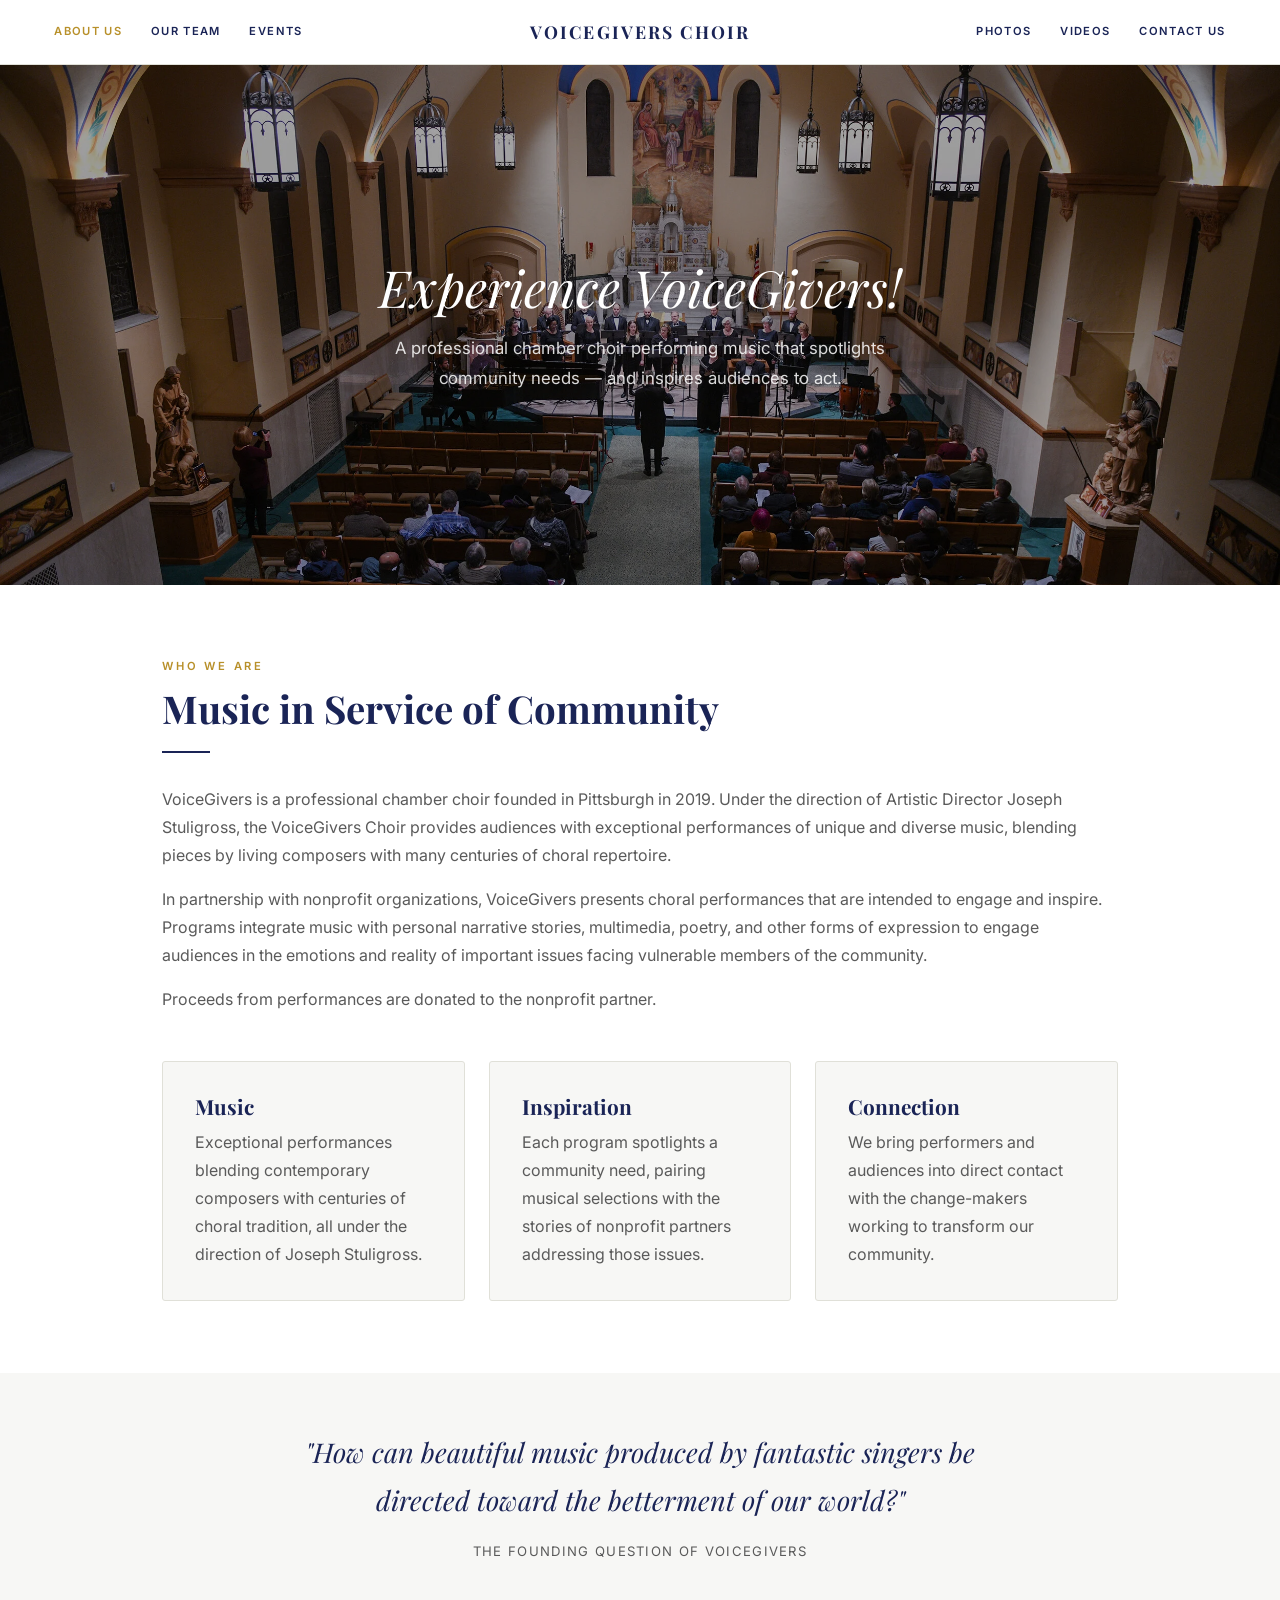
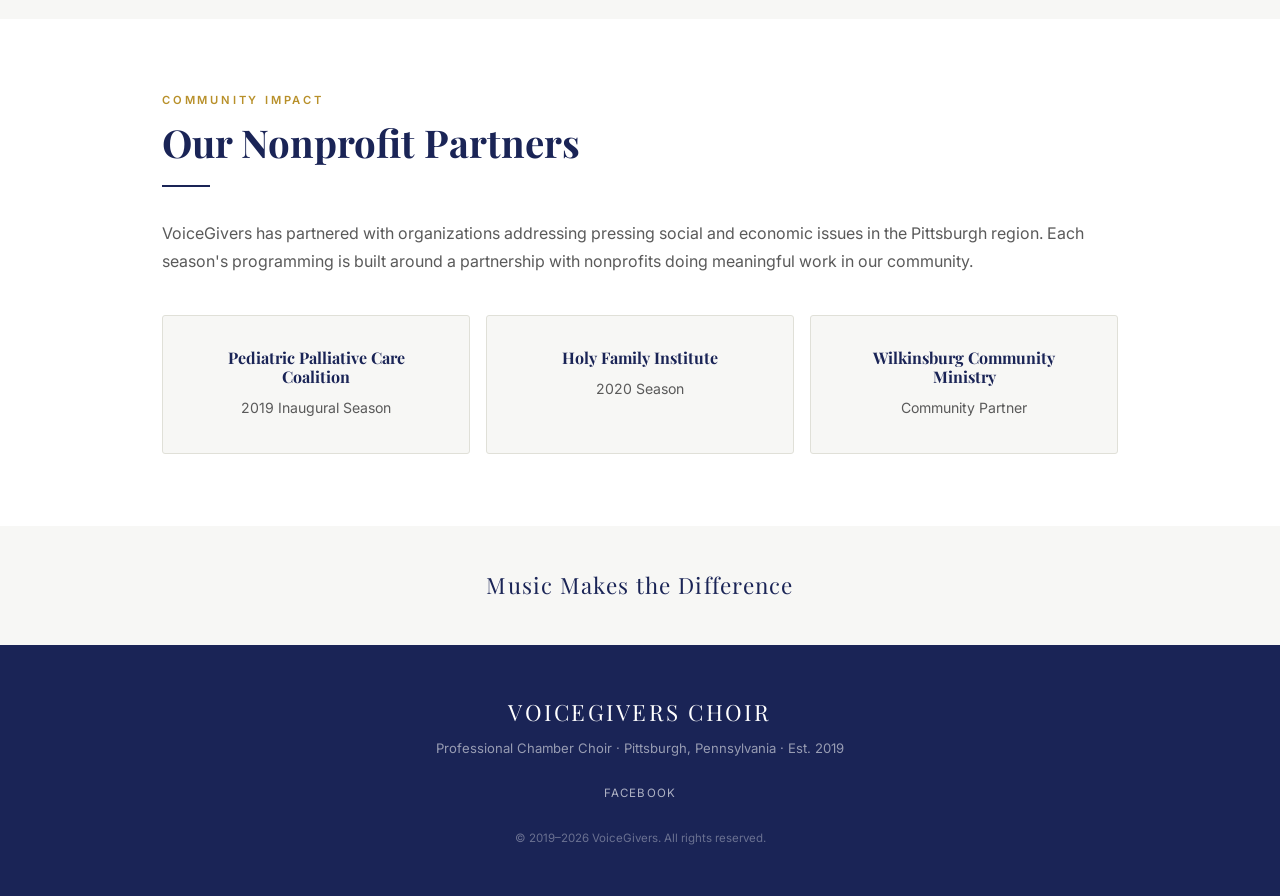
<file: index.html>
<!DOCTYPE html>
<html lang="en">
<head>
  <meta charset="UTF-8">
  <meta name="viewport" content="width=device-width, initial-scale=1.0">
  <title>VoiceGivers Choir | Pittsburgh, PA</title>
  <meta name="description" content="VoiceGivers is a professional chamber choir based in Pittsburgh, Pennsylvania, performing choral music that spotlights social and economic issues and inspires audiences to act.">
  <link rel="preconnect" href="https://fonts.googleapis.com">
  <link rel="preconnect" href="https://fonts.gstatic.com" crossorigin>
  <link href="https://fonts.googleapis.com/css2?family=Playfair+Display:ital,wght@0,400;0,600;0,700;1,400&family=Inter:wght@300;400;500;600&display=swap" rel="stylesheet">
  <link rel="stylesheet" href="style.css">
    <script type="text/javascript">
        (function(c,l,a,r,i,t,y){
            c[a]=c[a]||function(){(c[a].q=c[a].q||[]).push(arguments)};
            t=l.createElement(r);t.async=1;t.src="https://www.clarity.ms/tag/"+i;
            y=l.getElementsByTagName(r)[0];y.parentNode.insertBefore(t,y);
        })(window, document, "clarity", "script", "x5iryuxktu");
    </script>
</head>
<body>

  <!-- ── NAVIGATION ── -->
  <nav>
    <div class="nav-inner">
      <ul class="nav-left">
        <li><a href="index.html" class="active">About Us</a></li>
        <li><a href="team.html">Our Team</a></li>
        <li><a href="events.html">Events</a></li>
      </ul>
      <a href="index.html" class="nav-logo">VoiceGivers Choir</a>
      <ul class="nav-right">
        <li><a href="photos.html">Photos</a></li>
        <li><a href="videos.html">Videos</a></li>
        <li><a href="contact.html">Contact Us</a></li>
      </ul>
    </div>
  </nav>


  <!-- ── HERO ── -->
  <div class="hero">
    <div class="hero-bg"></div>
    <div class="hero-content">
      <h1>Experience VoiceGivers!</h1>
      <p>A professional chamber choir performing music that spotlights community needs — and inspires audiences to act.</p>
    </div>
  </div>


  <!-- ── ABOUT ── -->
  <section>
    <div class="container">
      <p class="section-label">Who We Are</p>
      <h2>Music in Service of Community</h2>
      <div class="navy-rule"></div>
      <p>VoiceGivers is a professional chamber choir founded in Pittsburgh in 2019. Under the direction of Artistic Director Joseph Stuligross, the VoiceGivers Choir provides audiences with exceptional performances of unique and diverse music, blending pieces by living composers with many centuries of choral repertoire.</p>
      <p class="mt-1">In partnership with nonprofit organizations, VoiceGivers presents choral performances that are intended to engage and inspire. Programs integrate music with personal narrative stories, multimedia, poetry, and other forms of expression to engage audiences in the emotions and reality of important issues facing vulnerable members of the community.</p>
      <p class="mt-1">Proceeds from performances are donated to the nonprofit partner.</p>

      <div style="display:grid; grid-template-columns: repeat(auto-fit, minmax(260px, 1fr)); gap: 1.5rem; margin-top: 3rem;">

        <div class="card">
          <h3>Music</h3>
          <p>Exceptional performances blending contemporary composers with centuries of choral tradition, all under the direction of Joseph Stuligross.</p>
        </div>

        <div class="card">
          <h3>Inspiration</h3>
          <p>Each program spotlights a community need, pairing musical selections with the stories of nonprofit partners addressing those issues.</p>
        </div>

        <div class="card">
          <h3>Connection</h3>
          <p>We bring performers and audiences into direct contact with the change-makers working to transform our community.</p>
        </div>

      </div>
    </div>
  </section>


  <!-- ── FOUNDING QUESTION ── -->
  <section class="bg-alt" style="padding: 3.5rem 2rem; text-align: center;">
    <div class="container">
      <p style="font-family: 'Playfair Display', serif; font-size: clamp(1.2rem, 2.8vw, 1.7rem); font-style: italic; color: var(--navy); max-width: 720px; margin: 0 auto 1rem;">
        "How can beautiful music produced by fantastic singers be directed toward the betterment of our world?"
      </p>
      <p style="font-size: 0.82rem; letter-spacing: 0.1em; text-transform: uppercase; color: var(--text-light);">The founding question of VoiceGivers</p>
    </div>
  </section>


  <!-- ── NONPROFIT PARTNERS ── -->
  <section>
    <div class="container">
      <p class="section-label">Community Impact</p>
      <h2>Our Nonprofit Partners</h2>
      <div class="navy-rule"></div>
      <p>VoiceGivers has partnered with organizations addressing pressing social and economic issues in the Pittsburgh region. Each season's programming is built around a partnership with nonprofits doing meaningful work in our community.</p>

      <div style="display: grid; grid-template-columns: repeat(auto-fit, minmax(220px, 1fr)); gap: 1rem; margin-top: 2.5rem;">
        <div class="card" style="text-align: center;">
          <h3 style="font-size: 1rem;">Pediatric Palliative Care Coalition</h3>
          <p style="font-size: 0.88rem; margin-top: 0.4rem;">2019 Inaugural Season</p>
        </div>
        <div class="card" style="text-align: center;">
          <h3 style="font-size: 1rem;">Holy Family Institute</h3>
          <p style="font-size: 0.88rem; margin-top: 0.4rem;">2020 Season</p>
        </div>
        <div class="card" style="text-align: center;">
          <h3 style="font-size: 1rem;">Wilkinsburg Community Ministry</h3>
          <p style="font-size: 0.88rem; margin-top: 0.4rem;">Community Partner</p>
        </div>
      </div>
    </div>
  </section>


  <!-- ── MOTTO ── -->
  <section class="bg-alt" style="padding: 2.5rem 2rem; text-align:center;">
    <div class="container">
      <p style="font-family:'Playfair Display',serif; font-size:1.4rem; color:var(--navy); letter-spacing:0.05em;">
        Music Makes the Difference
      </p>
    </div>
  </section>


  <!-- ── FOOTER ── -->
  <footer>
    <div class="footer-logo">VoiceGivers Choir</div>
    <p class="footer-tagline">Professional Chamber Choir · Pittsburgh, Pennsylvania · Est. 2019</p>
    <div class="footer-social">
      <a href="https://www.facebook.com/VoiceGiversChoir" target="_blank" rel="noopener">Facebook</a>
    </div>
    <p class="footer-copy">© 2019–2026 VoiceGivers. All rights reserved.</p>
  </footer>

</body>
</html>
</file>
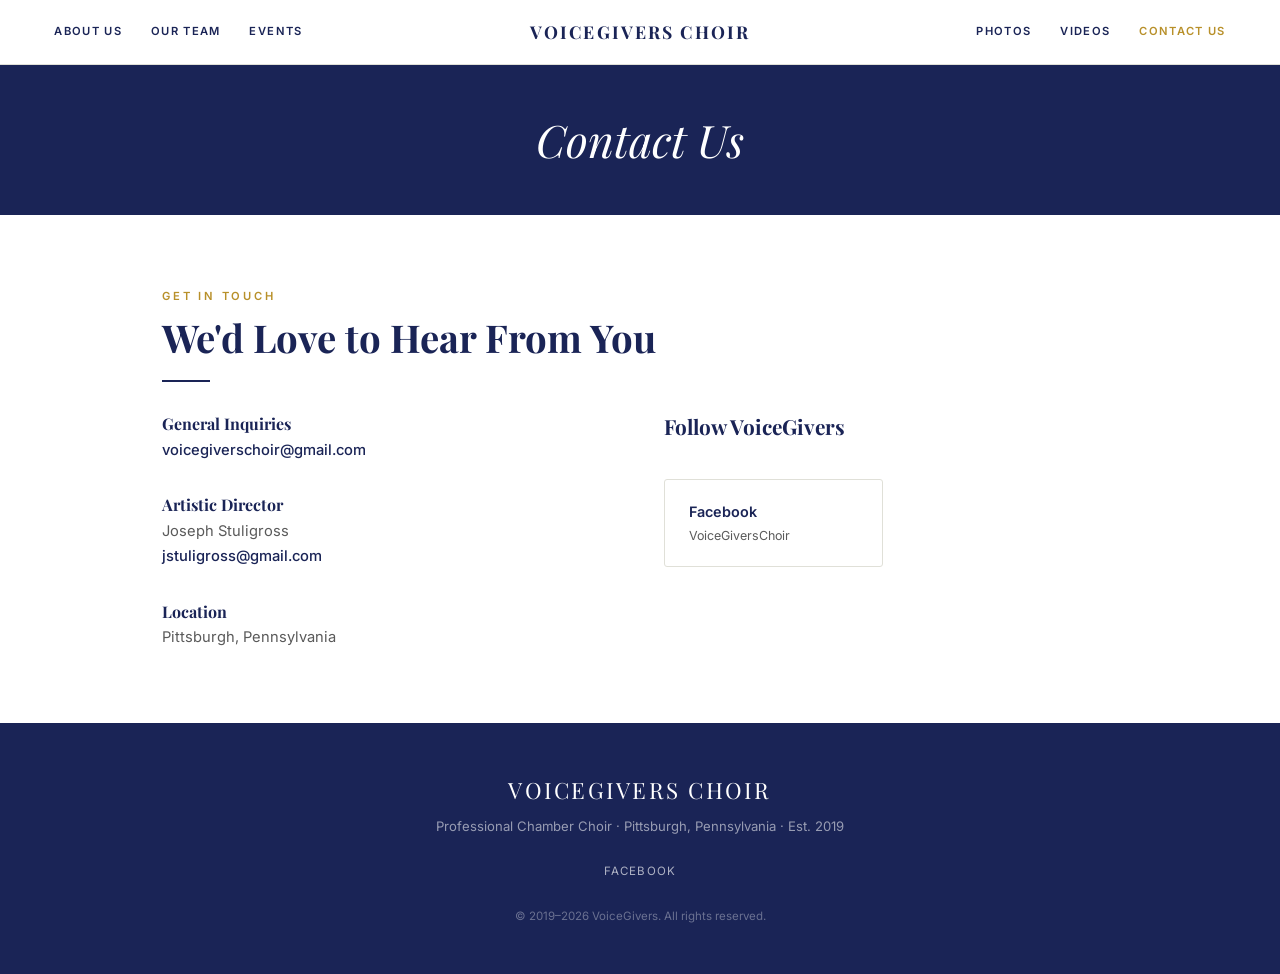
<file: contact.html>
<!DOCTYPE html>
<html lang="en">
<head>
  <meta charset="UTF-8">
  <meta name="viewport" content="width=device-width, initial-scale=1.0">
  <title>Contact Us — VoiceGivers Choir</title>
  <meta name="description" content="Contact VoiceGivers — a professional chamber choir in Pittsburgh, PA.">
  <link rel="preconnect" href="https://fonts.googleapis.com">
  <link rel="preconnect" href="https://fonts.gstatic.com" crossorigin>
  <link href="https://fonts.googleapis.com/css2?family=Playfair+Display:ital,wght@0,400;0,600;0,700;1,400&family=Inter:wght@300;400;500;600&display=swap" rel="stylesheet">
  <link rel="stylesheet" href="style.css">
  <style>
    .contact-grid {
      display: grid;
      grid-template-columns: 1fr 1fr;
      gap: 3rem;
      margin-top: 0;
    }

    .contact-block h3 {
      font-size: 1rem;
      color: var(--navy);
      margin-bottom: 0.25rem;
    }

    .contact-block p {
      font-size: 0.92rem;
    }

    .contact-block a {
      color: var(--navy);
      font-weight: 500;
    }

    .social-grid {
      display: grid;
      grid-template-columns: repeat(2, 1fr);
      gap: 1rem;
      margin-top: 2.5rem;
    }

    .social-card {
      border: 1px solid var(--border);
      border-radius: 3px;
      padding: 1.25rem 1.5rem;
      display: flex;
      align-items: center;
      gap: 0.75rem;
      text-decoration: none;
      color: var(--navy);
      transition: border-color 0.15s, box-shadow 0.15s;
    }

    .social-card:hover {
      border-color: var(--navy);
      box-shadow: 0 2px 10px rgba(26,36,86,0.1);
      text-decoration: none;
      color: var(--navy);
    }

    .social-name {
      font-weight: 600;
      font-size: 0.9rem;
    }

    .social-handle {
      font-size: 0.78rem;
      color: var(--text-light);
    }

    @media (max-width: 640px) {
      .contact-grid { grid-template-columns: 1fr; }
      .social-grid { grid-template-columns: 1fr; }
    }
  </style>
    <script type="text/javascript">
        (function(c,l,a,r,i,t,y){
            c[a]=c[a]||function(){(c[a].q=c[a].q||[]).push(arguments)};
            t=l.createElement(r);t.async=1;t.src="https://www.clarity.ms/tag/"+i;
            y=l.getElementsByTagName(r)[0];y.parentNode.insertBefore(t,y);
        })(window, document, "clarity", "script", "x5iryuxktu");
    </script>
</head>
<body>

  <!-- ── NAVIGATION ── -->
  <nav>
    <div class="nav-inner">
      <ul class="nav-left">
        <li><a href="index.html">About Us</a></li>
        <li><a href="team.html">Our Team</a></li>
        <li><a href="events.html">Events</a></li>
      </ul>
      <a href="index.html" class="nav-logo">VoiceGivers Choir</a>
      <ul class="nav-right">
        <li><a href="photos.html">Photos</a></li>
        <li><a href="videos.html">Videos</a></li>
        <li><a href="contact.html" class="active">Contact Us</a></li>
      </ul>
    </div>
  </nav>


  <!-- ── PAGE HERO ── -->
  <div class="page-hero">
    <h1>Contact Us</h1>
  </div>


  <!-- ── CONTACT ── -->
  <section>
    <div class="container">

      <p class="section-label">Get in Touch</p>
      <h2>We'd Love to Hear From You</h2>
      <div class="navy-rule"></div>

      <div class="contact-grid">

        <div>
          <div class="contact-block" style="margin-bottom: 2rem;">
            <h3>General Inquiries</h3>
            <p><a href="mailto:voicegiverschoir@gmail.com">voicegiverschoir@gmail.com</a></p>
          </div>

          <div class="contact-block" style="margin-bottom: 2rem;">
            <h3>Artistic Director</h3>
            <p>Joseph Stuligross</p>
            <p><a href="mailto:jstuligross@gmail.com">jstuligross@gmail.com</a></p>
          </div>

          <div class="contact-block">
            <h3>Location</h3>
            <p>Pittsburgh, Pennsylvania</p>
          </div>
        </div>

        <div>
          <h3 style="margin-bottom: 1rem;">Follow VoiceGivers</h3>

          <div class="social-grid">
            <a href="https://www.facebook.com/VoiceGiversChoir" class="social-card" target="_blank" rel="noopener">
              <div>
                <div class="social-name">Facebook</div>
                <div class="social-handle">VoiceGiversChoir</div>
              </div>
            </a>
          </div>
        </div>

      </div>

    </div>
  </section>


  <!-- ── FOOTER ── -->
  <footer>
    <div class="footer-logo">VoiceGivers Choir</div>
    <p class="footer-tagline">Professional Chamber Choir · Pittsburgh, Pennsylvania · Est. 2019</p>
    <div class="footer-social">
      <a href="https://www.facebook.com/VoiceGiversChoir" target="_blank" rel="noopener">Facebook</a>
    </div>
    <p class="footer-copy">© 2019–2026 VoiceGivers. All rights reserved.</p>
  </footer>

</body>
</html>
</file>
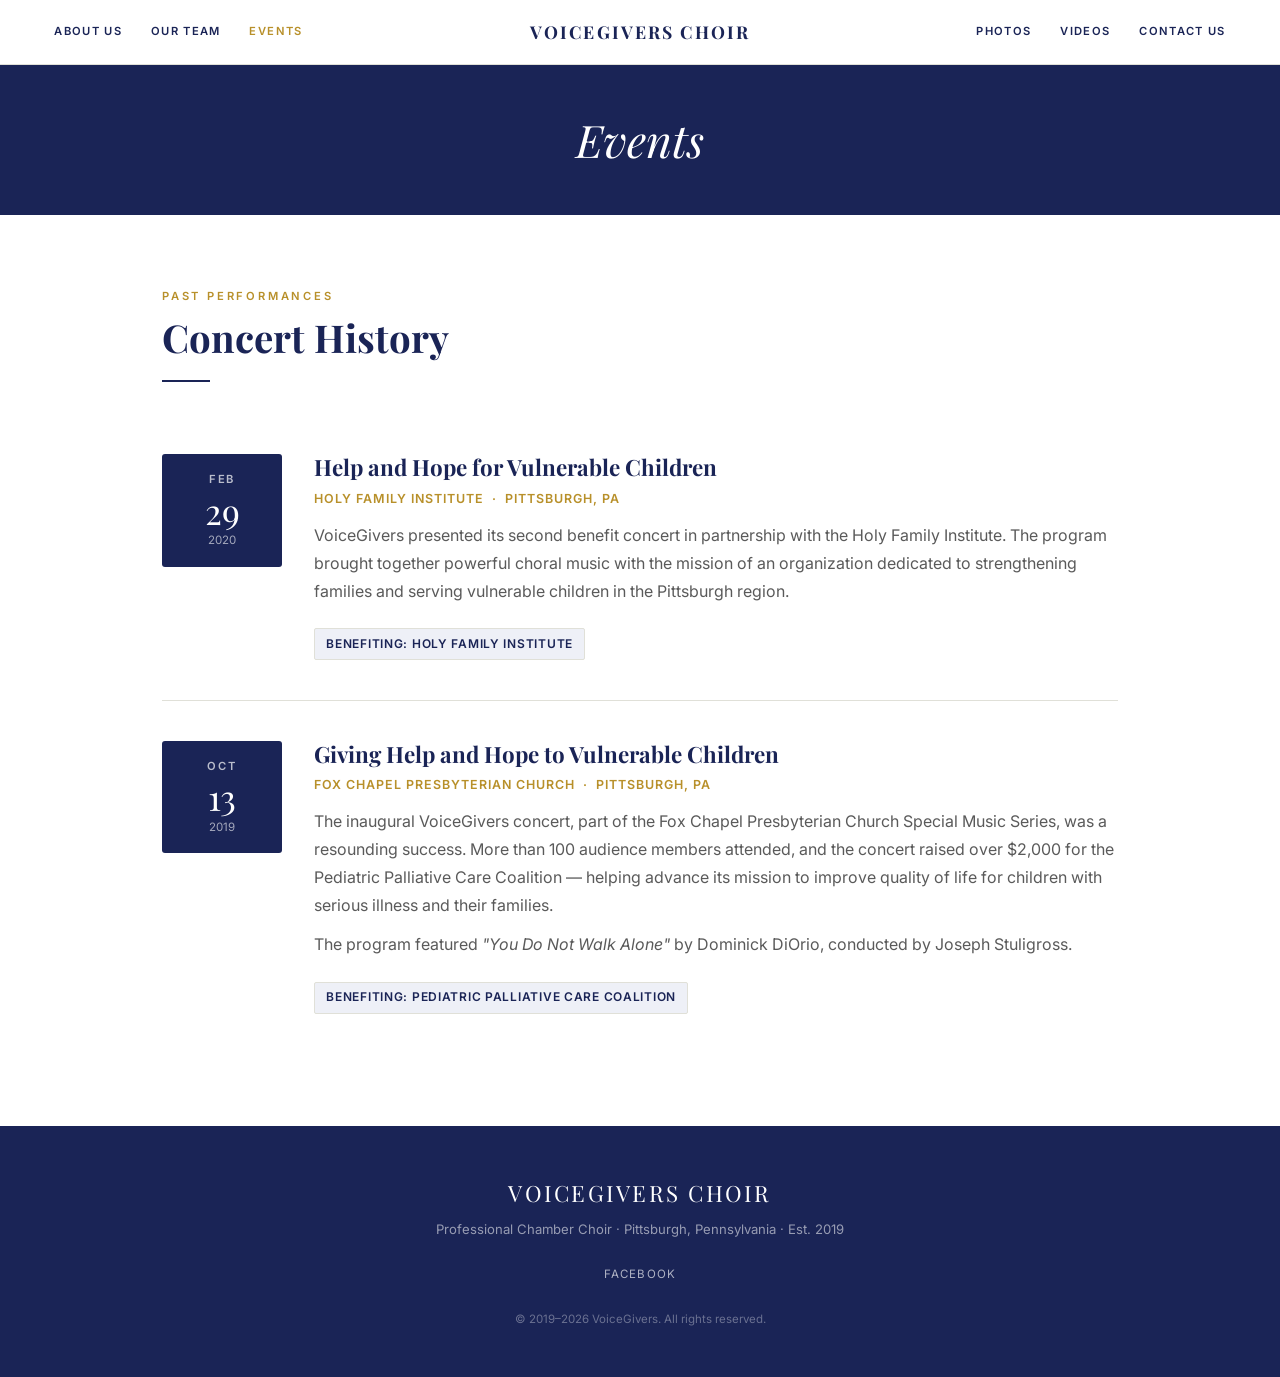
<file: events.html>
<!DOCTYPE html>
<html lang="en">
<head>
  <meta charset="UTF-8">
  <meta name="viewport" content="width=device-width, initial-scale=1.0">
  <title>Events — VoiceGivers Choir</title>
  <meta name="description" content="Past and upcoming performances by VoiceGivers, a professional chamber choir in Pittsburgh, PA.">
  <link rel="preconnect" href="https://fonts.googleapis.com">
  <link rel="preconnect" href="https://fonts.gstatic.com" crossorigin>
  <link href="https://fonts.googleapis.com/css2?family=Playfair+Display:ital,wght@0,400;0,600;0,700;1,400&family=Inter:wght@300;400;500;600&display=swap" rel="stylesheet">
  <link rel="stylesheet" href="style.css">
  <style>
    .event-card {
      display: grid;
      grid-template-columns: 120px 1fr;
      gap: 2rem;
      align-items: start;
      padding: 2.5rem 0;
      border-bottom: 1px solid var(--border);
    }

    .event-card:last-child { border-bottom: none; }

    .event-date-block {
      background: var(--navy);
      color: white;
      border-radius: 3px;
      padding: 1rem;
      text-align: center;
      flex-shrink: 0;
    }

    .event-month {
      font-size: 0.7rem;
      font-weight: 600;
      letter-spacing: 0.15em;
      text-transform: uppercase;
      color: rgba(255,255,255,0.7);
    }

    .event-day {
      font-family: 'Playfair Display', serif;
      font-size: 2.2rem;
      line-height: 1;
      margin: 0.2rem 0;
    }

    .event-year {
      font-size: 0.72rem;
      color: rgba(255,255,255,0.6);
    }

    .event-title {
      font-family: 'Playfair Display', serif;
      font-size: 1.4rem;
      color: var(--navy);
      margin-bottom: 0.4rem;
    }

    .event-meta {
      font-size: 0.78rem;
      font-weight: 600;
      letter-spacing: 0.08em;
      text-transform: uppercase;
      color: var(--gold);
      margin-bottom: 0.75rem;
    }

    .event-body p { margin-bottom: 0.7rem; }

    .event-partner {
      display: inline-block;
      margin-top: 0.75rem;
      font-size: 0.75rem;
      font-weight: 600;
      letter-spacing: 0.06em;
      text-transform: uppercase;
      color: var(--navy);
      background: var(--navy-pale);
      border: 1px solid var(--border);
      border-radius: 2px;
      padding: 0.3rem 0.7rem;
    }

    @media (max-width: 600px) {
      .event-card { grid-template-columns: 1fr; }
      .event-date-block { display: flex; gap: 0.75rem; align-items: center; justify-content: center; max-width: 200px; }
    }
  </style>
    <script type="text/javascript">
        (function(c,l,a,r,i,t,y){
            c[a]=c[a]||function(){(c[a].q=c[a].q||[]).push(arguments)};
            t=l.createElement(r);t.async=1;t.src="https://www.clarity.ms/tag/"+i;
            y=l.getElementsByTagName(r)[0];y.parentNode.insertBefore(t,y);
        })(window, document, "clarity", "script", "x5iryuxktu");
    </script>
</head>
<body>

  <!-- ── NAVIGATION ── -->
  <nav>
    <div class="nav-inner">
      <ul class="nav-left">
        <li><a href="index.html">About Us</a></li>
        <li><a href="team.html">Our Team</a></li>
        <li><a href="events.html" class="active">Events</a></li>
      </ul>
      <a href="index.html" class="nav-logo">VoiceGivers Choir</a>
      <ul class="nav-right">
        <li><a href="photos.html">Photos</a></li>
        <li><a href="videos.html">Videos</a></li>
        <li><a href="contact.html">Contact Us</a></li>
      </ul>
    </div>
  </nav>


  <!-- ── PAGE HERO ── -->
  <div class="page-hero">
    <h1>Events</h1>
  </div>


  <!-- ── EVENTS ── -->
  <section>
    <div class="container">

      <p class="section-label">Past Performances</p>
      <h2>Concert History</h2>
      <div class="navy-rule"></div>

      <!-- Event: Holy Family Institute, Feb 2020 -->
      <div class="event-card">
        <div class="event-date-block">
          <div class="event-month">Feb</div>
          <div class="event-day">29</div>
          <div class="event-year">2020</div>
        </div>
        <div class="event-body">
          <h3 class="event-title">Help and Hope for Vulnerable Children</h3>
          <p class="event-meta">Holy Family Institute &nbsp;·&nbsp; Pittsburgh, PA</p>
          <p>VoiceGivers presented its second benefit concert in partnership with the Holy Family Institute. The program brought together powerful choral music with the mission of an organization dedicated to strengthening families and serving vulnerable children in the Pittsburgh region.</p>
          <span class="event-partner">Benefiting: Holy Family Institute</span>
        </div>
      </div>

      <!-- Event: PPCC Inaugural, Oct 2019 -->
      <div class="event-card">
        <div class="event-date-block">
          <div class="event-month">Oct</div>
          <div class="event-day">13</div>
          <div class="event-year">2019</div>
        </div>
        <div class="event-body">
          <h3 class="event-title">Giving Help and Hope to Vulnerable Children</h3>
          <p class="event-meta">Fox Chapel Presbyterian Church &nbsp;·&nbsp; Pittsburgh, PA</p>
          <p>The inaugural VoiceGivers concert, part of the Fox Chapel Presbyterian Church Special Music Series, was a resounding success. More than 100 audience members attended, and the concert raised over $2,000 for the Pediatric Palliative Care Coalition — helping advance its mission to improve quality of life for children with serious illness and their families.</p>
          <p>The program featured <em>"You Do Not Walk Alone"</em> by Dominick DiOrio, conducted by Joseph Stuligross.</p>
          <span class="event-partner">Benefiting: Pediatric Palliative Care Coalition</span>
        </div>
      </div>

    </div>
  </section>


  <!-- ── FOOTER ── -->
  <footer>
    <div class="footer-logo">VoiceGivers Choir</div>
    <p class="footer-tagline">Professional Chamber Choir · Pittsburgh, Pennsylvania · Est. 2019</p>
    <div class="footer-social">
      <a href="https://www.facebook.com/VoiceGiversChoir" target="_blank" rel="noopener">Facebook</a>
    </div>
    <p class="footer-copy">© 2019–2026 VoiceGivers. All rights reserved.</p>
  </footer>

</body>
</html>
</file>
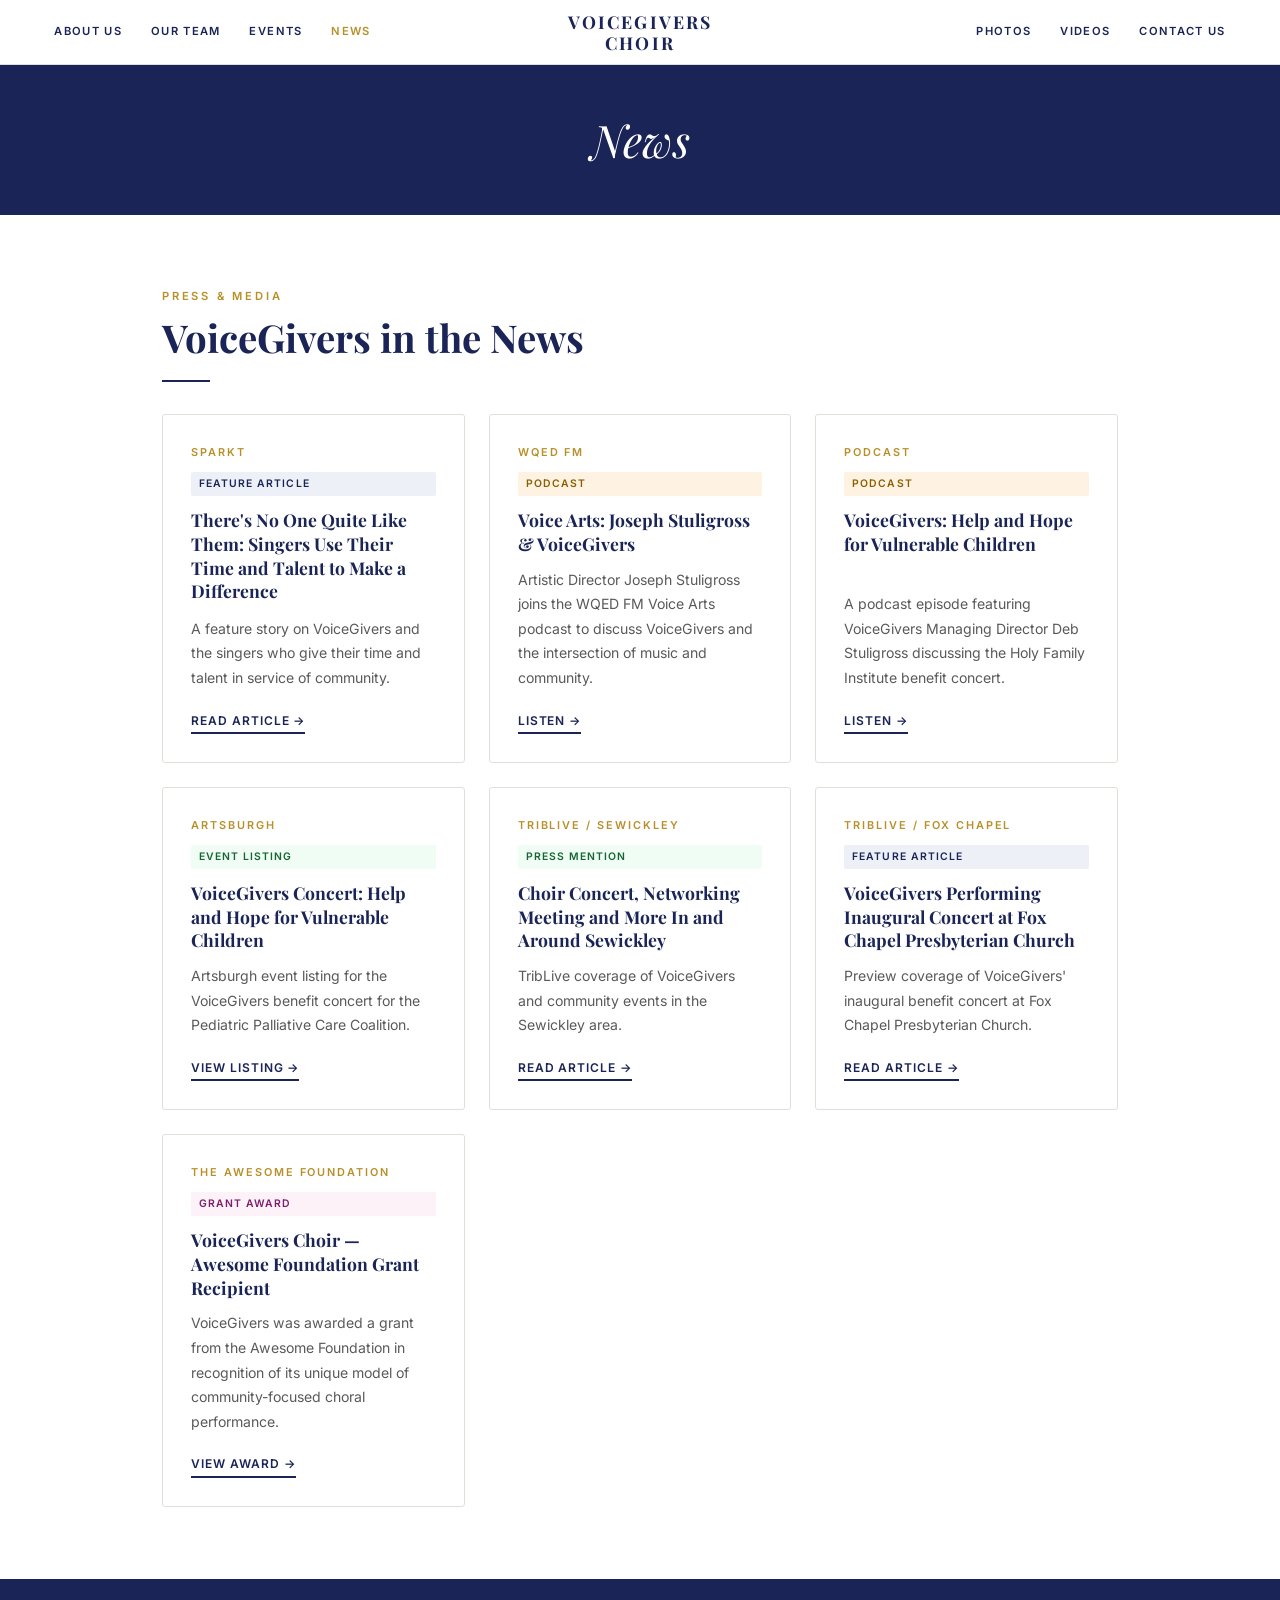
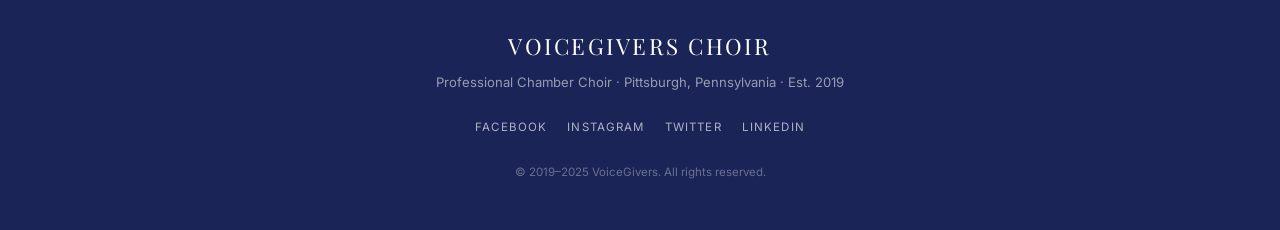
<file: news.html>
<!DOCTYPE html>
<html lang="en">
<head>
  <meta charset="UTF-8">
  <meta name="viewport" content="width=device-width, initial-scale=1.0">
  <title>News — VoiceGivers Choir</title>
  <meta name="description" content="Press coverage and news about VoiceGivers, a professional chamber choir in Pittsburgh, PA.">
  <link rel="preconnect" href="https://fonts.googleapis.com">
  <link rel="preconnect" href="https://fonts.gstatic.com" crossorigin>
  <link href="https://fonts.googleapis.com/css2?family=Playfair+Display:ital,wght@0,400;0,600;0,700;1,400&family=Inter:wght@300;400;500;600&display=swap" rel="stylesheet">
  <link rel="stylesheet" href="style.css">
  <style>
    .news-grid {
      display: grid;
      grid-template-columns: repeat(auto-fill, minmax(300px, 1fr));
      gap: 1.5rem;
      margin-top: 0;
    }

    .news-card {
      background: var(--bg);
      border: 1px solid var(--border);
      border-radius: 3px;
      padding: 1.75rem;
      display: flex;
      flex-direction: column;
      transition: box-shadow 0.2s, border-color 0.2s;
    }

    .news-card:hover {
      box-shadow: 0 4px 20px rgba(26,36,86,0.1);
      border-color: var(--navy);
    }

    .news-source {
      font-size: 0.68rem;
      font-weight: 600;
      letter-spacing: 0.18em;
      text-transform: uppercase;
      color: var(--gold);
      margin-bottom: 0.6rem;
    }

    .news-type {
      display: inline-block;
      font-size: 0.65rem;
      font-weight: 600;
      letter-spacing: 0.1em;
      text-transform: uppercase;
      padding: 0.2rem 0.5rem;
      border-radius: 2px;
      margin-bottom: 0.75rem;
    }

    .type-article { background: var(--navy-pale); color: var(--navy); }
    .type-podcast { background: #fef3e2; color: #8b5e00; }
    .type-listing { background: #f0fdf4; color: #166534; }
    .type-award   { background: #fdf2f8; color: #7e1d6b; }

    .news-title {
      font-family: 'Playfair Display', serif;
      font-size: 1.1rem;
      color: var(--navy);
      line-height: 1.35;
      margin-bottom: 0.75rem;
      flex-grow: 1;
    }

    .news-desc {
      font-size: 0.88rem;
      color: var(--text-light);
      margin-bottom: 1.25rem;
    }

    .news-link {
      font-size: 0.75rem;
      font-weight: 600;
      letter-spacing: 0.08em;
      text-transform: uppercase;
      color: var(--navy);
      text-decoration: none;
      border-bottom: 2px solid var(--navy);
      padding-bottom: 1px;
      align-self: flex-start;
      transition: color 0.15s, border-color 0.15s;
    }

    .news-link:hover {
      color: var(--gold);
      border-color: var(--gold);
      text-decoration: none;
    }
  </style>
    <script type="text/javascript">
        (function(c,l,a,r,i,t,y){
            c[a]=c[a]||function(){(c[a].q=c[a].q||[]).push(arguments)};
            t=l.createElement(r);t.async=1;t.src="https://www.clarity.ms/tag/"+i;
            y=l.getElementsByTagName(r)[0];y.parentNode.insertBefore(t,y);
        })(window, document, "clarity", "script", "x5iryuxktu");
    </script>
</head>
<body>

  <!-- ── NAVIGATION ── -->
  <nav>
    <div class="nav-inner">
      <ul class="nav-left">
        <li><a href="index.html">About Us</a></li>
        <li><a href="team.html">Our Team</a></li>
        <li><a href="events.html">Events</a></li>
        <li><a href="news.html" class="active">News</a></li>
      </ul>
      <a href="index.html" class="nav-logo">VoiceGivers<br>Choir</a>
      <ul class="nav-right">
        <li><a href="photos.html">Photos</a></li>
        <li><a href="videos.html">Videos</a></li>
        <li><a href="contact.html">Contact Us</a></li>
      </ul>
    </div>
  </nav>


  <!-- ── PAGE HERO ── -->
  <div class="page-hero">
    <h1>News</h1>
  </div>


  <!-- ── NEWS ── -->
  <section>
    <div class="container">

      <p class="section-label">Press &amp; Media</p>
      <h2>VoiceGivers in the News</h2>
      <div class="navy-rule"></div>

      <div class="news-grid">

        <div class="news-card">
          <p class="news-source">SparkT</p>
          <span class="news-type type-article">Feature Article</span>
          <h3 class="news-title">There's No One Quite Like Them: Singers Use Their Time and Talent to Make a Difference</h3>
          <p class="news-desc">A feature story on VoiceGivers and the singers who give their time and talent in service of community.</p>
          <a href="https://sparkt.com/theres-no-one-quite-like-them-singers-use-their-time-and-talent-to-make-a-difference" class="news-link" target="_blank" rel="noopener">Read Article →</a>
        </div>

        <div class="news-card">
          <p class="news-source">WQED FM</p>
          <span class="news-type type-podcast">Podcast</span>
          <h3 class="news-title">Voice Arts: Joseph Stuligross &amp; VoiceGivers</h3>
          <p class="news-desc">Artistic Director Joseph Stuligross joins the WQED FM Voice Arts podcast to discuss VoiceGivers and the intersection of music and community.</p>
          <a href="https://www.wqed.org/fm/podcasts/voice-arts/joseph-stuligross-voicegivers" class="news-link" target="_blank" rel="noopener">Listen →</a>
        </div>

        <div class="news-card">
          <p class="news-source">Podcast</p>
          <span class="news-type type-podcast">Podcast</span>
          <h3 class="news-title">VoiceGivers: Help and Hope for Vulnerable Children</h3>
          <p class="news-desc">A podcast episode featuring VoiceGivers Managing Director Deb Stuligross discussing the Holy Family Institute benefit concert.</p>
          <a href="https://podcasts.google.com/?feed=aHR0cHM6Ly9mZWVkcy5idXp6c3Byb3V0LmNvbS8zNDExODAucnNz&episode=QnV6enNwcm91dC0yODMyODIw&hl=en&ved=2ahUKEwjeiqTvmffnAhVghHIEHXeJBFkQjrkEegQIBBAI&ep=6" class="news-link" target="_blank" rel="noopener">Listen →</a>
        </div>

        <div class="news-card">
          <p class="news-source">Artsburgh</p>
          <span class="news-type type-listing">Event Listing</span>
          <h3 class="news-title">VoiceGivers Concert: Help and Hope for Vulnerable Children</h3>
          <p class="news-desc">Artsburgh event listing for the VoiceGivers benefit concert for the Pediatric Palliative Care Coalition.</p>
          <a href="https://www.artsburgh.org/event/voicegivers-concert-help-and-hope-for-vulnerable-children/" class="news-link" target="_blank" rel="noopener">View Listing →</a>
        </div>

        <div class="news-card">
          <p class="news-source">TribLive / Sewickley</p>
          <span class="news-type type-listing">Press Mention</span>
          <h3 class="news-title">Choir Concert, Networking Meeting and More In and Around Sewickley</h3>
          <p class="news-desc">TribLive coverage of VoiceGivers and community events in the Sewickley area.</p>
          <a href="https://sewickley.triblive.com/choir-concert-networking-meeting-and-more-in-and-around-sewickley/" class="news-link" target="_blank" rel="noopener">Read Article →</a>
        </div>

        <div class="news-card">
          <p class="news-source">TribLive / Fox Chapel</p>
          <span class="news-type type-article">Feature Article</span>
          <h3 class="news-title">VoiceGivers Performing Inaugural Concert at Fox Chapel Presbyterian Church</h3>
          <p class="news-desc">Preview coverage of VoiceGivers' inaugural benefit concert at Fox Chapel Presbyterian Church.</p>
          <a href="https://foxchapel.triblive.com/voicegivers-performing-inaugural-concert-at-fox-chapel-presbyterian-church/" class="news-link" target="_blank" rel="noopener">Read Article →</a>
        </div>

        <div class="news-card">
          <p class="news-source">The Awesome Foundation</p>
          <span class="news-type type-award">Grant Award</span>
          <h3 class="news-title">VoiceGivers Choir — Awesome Foundation Grant Recipient</h3>
          <p class="news-desc">VoiceGivers was awarded a grant from the Awesome Foundation in recognition of its unique model of community-focused choral performance.</p>
          <a href="https://www.awesomefoundation.org/en/projects/127796-voicegivers-choir" class="news-link" target="_blank" rel="noopener">View Award →</a>
        </div>

      </div>
    </div>
  </section>


  <!-- ── FOOTER ── -->
  <footer>
    <div class="footer-logo">VoiceGivers Choir</div>
    <p class="footer-tagline">Professional Chamber Choir · Pittsburgh, Pennsylvania · Est. 2019</p>
    <div class="footer-social">
      <a href="https://www.facebook.com/VoiceGiversChoir" target="_blank" rel="noopener">Facebook</a>
      <a href="https://www.instagram.com/voicegiverschoir" target="_blank" rel="noopener">Instagram</a>
      <a href="https://twitter.com/VoiceGiversSing" target="_blank" rel="noopener">Twitter</a>
      <a href="https://www.linkedin.com/company/voice-givers" target="_blank" rel="noopener">LinkedIn</a>
    </div>
    <p class="footer-copy">© 2019–2025 VoiceGivers. All rights reserved.</p>
  </footer>

</body>
</html>
</file>
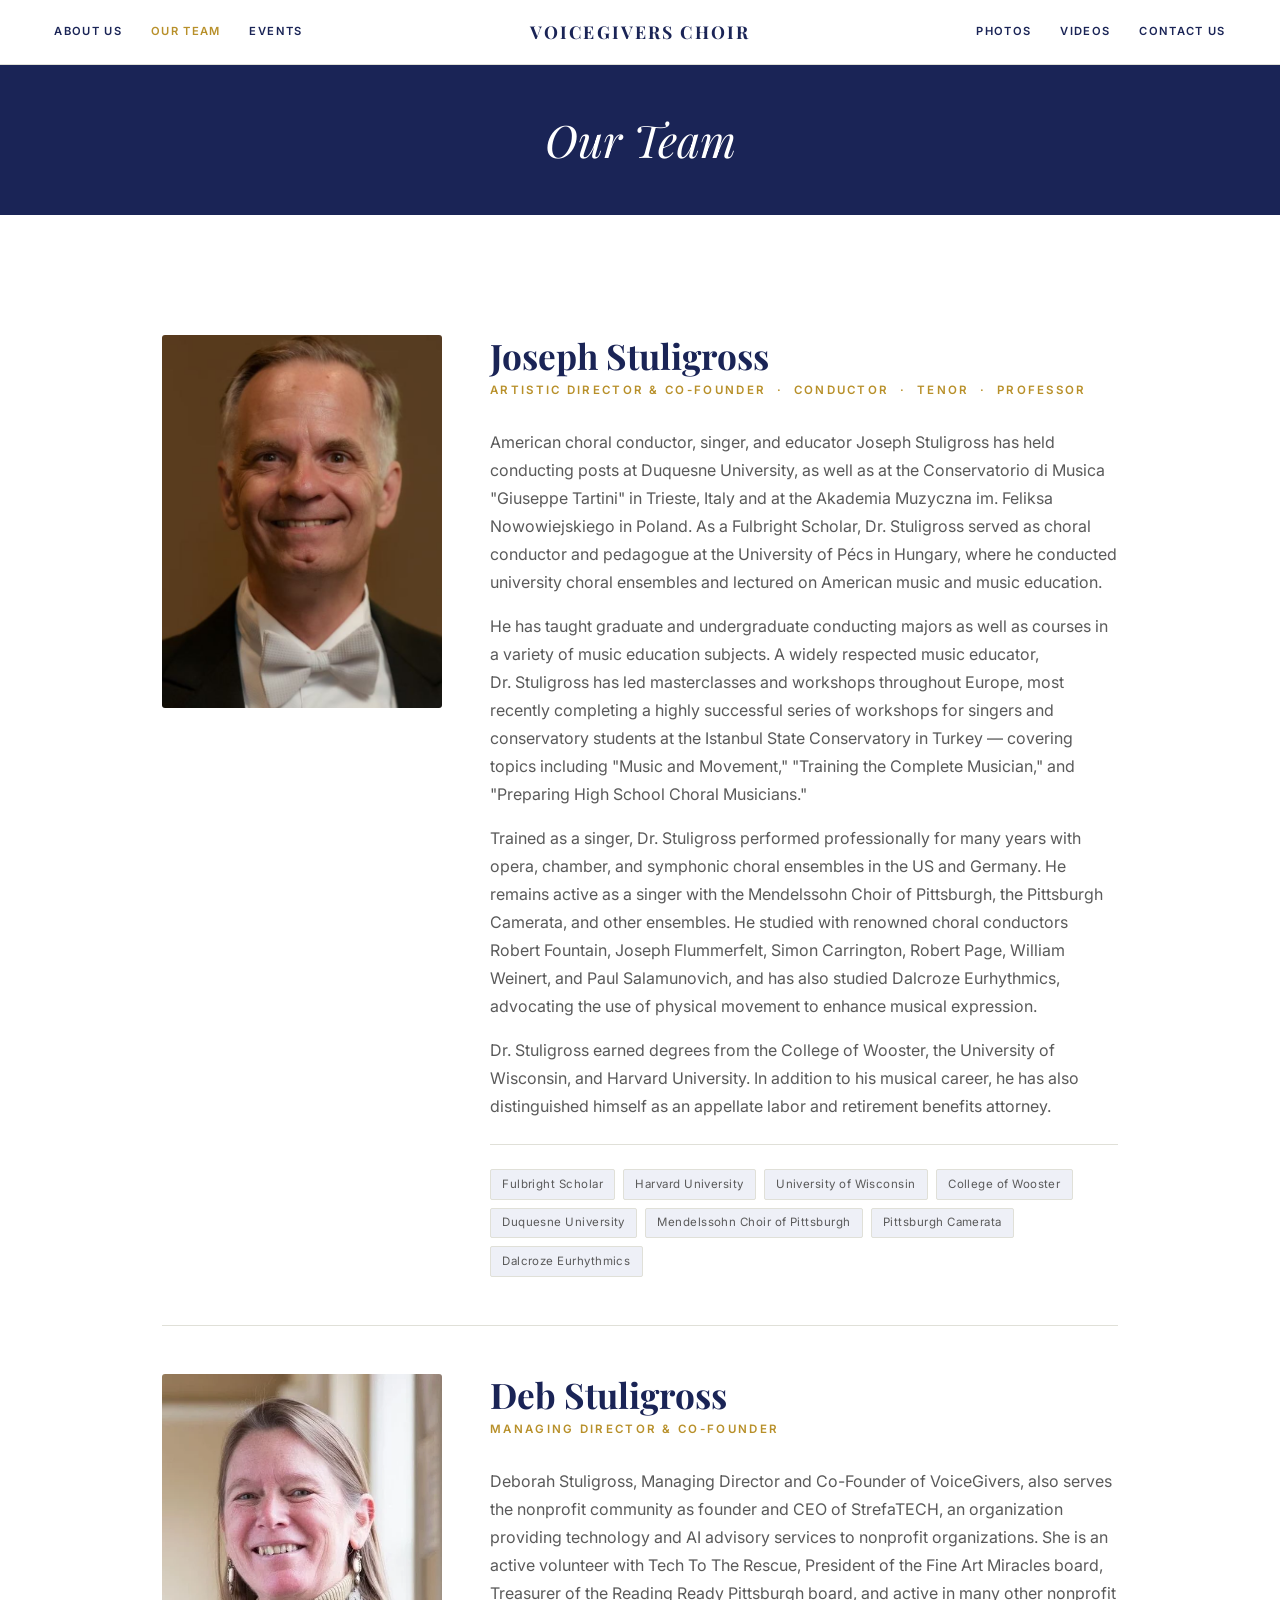
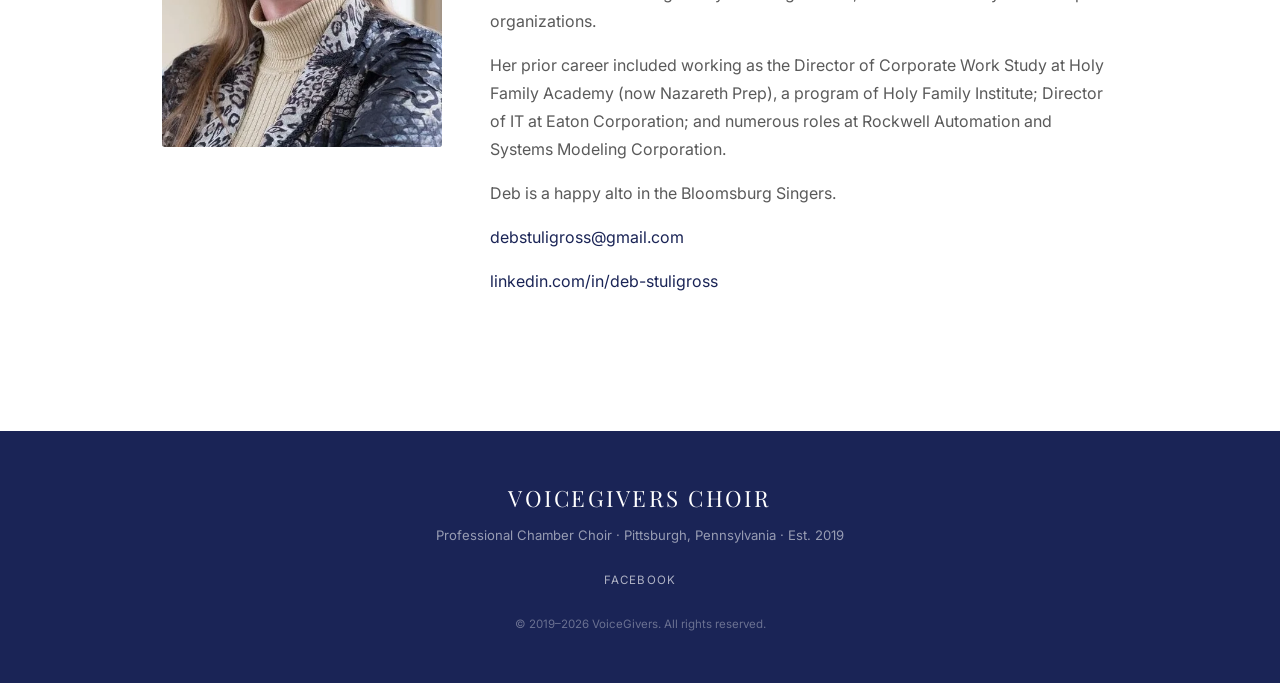
<file: team.html>
<!DOCTYPE html>
<html lang="en">
<head>
  <meta charset="UTF-8">
  <meta name="viewport" content="width=device-width, initial-scale=1.0">
  <title>Our Team — VoiceGivers Choir</title>
  <meta name="description" content="Meet the team behind VoiceGivers — Artistic Director Joseph Stuligross and Managing Director Deb Stuligross.">
  <link rel="preconnect" href="https://fonts.googleapis.com">
  <link rel="preconnect" href="https://fonts.gstatic.com" crossorigin>
  <link href="https://fonts.googleapis.com/css2?family=Playfair+Display:ital,wght@0,400;0,600;0,700;1,400&family=Inter:wght@300;400;500;600&display=swap" rel="stylesheet">
  <link rel="stylesheet" href="style.css">
  <style>
    .bio-layout {
      display: grid;
      grid-template-columns: 280px 1fr;
      gap: 3rem;
      align-items: start;
      padding: 3rem 0;
      border-bottom: 1px solid var(--border);
    }

    .bio-layout:last-child { border-bottom: none; }

    .bio-photo {
      width: 100%;
      aspect-ratio: 3/4;
      object-fit: cover;
      border-radius: 3px;
      display: block;
    }

    .bio-photo-placeholder {
      width: 100%;
      aspect-ratio: 3/4;
      background: var(--navy-pale);
      border: 2px dashed var(--border);
      border-radius: 3px;
      display: flex;
      align-items: center;
      justify-content: center;
      color: var(--text-light);
      font-size: 0.82rem;
    }

    .bio-photo-wrap { position: sticky; top: 80px; }

    .bio-name {
      font-size: clamp(1.6rem, 3vw, 2.2rem);
      margin-bottom: 0.2rem;
    }

    .bio-title {
      font-family: 'Inter', sans-serif;
      font-size: 0.72rem;
      font-weight: 600;
      letter-spacing: 0.2em;
      text-transform: uppercase;
      color: var(--gold);
      margin-bottom: 1.75rem;
    }

    .bio-text p { margin-bottom: 1rem; }

    .credential-row {
      display: flex;
      flex-wrap: wrap;
      gap: 0.5rem;
      margin-top: 1.5rem;
      padding-top: 1.5rem;
      border-top: 1px solid var(--border);
    }

    .cred {
      font-size: 0.72rem;
      color: var(--text-light);
      background: var(--navy-pale);
      border: 1px solid var(--border);
      border-radius: 2px;
      padding: 0.28rem 0.7rem;
      letter-spacing: 0.04em;
    }

    @media (max-width: 720px) {
      .bio-layout { grid-template-columns: 1fr; }
      .bio-photo-wrap { position: static; max-width: 220px; }
    }
  </style>
    <script type="text/javascript">
        (function(c,l,a,r,i,t,y){
            c[a]=c[a]||function(){(c[a].q=c[a].q||[]).push(arguments)};
            t=l.createElement(r);t.async=1;t.src="https://www.clarity.ms/tag/"+i;
            y=l.getElementsByTagName(r)[0];y.parentNode.insertBefore(t,y);
        })(window, document, "clarity", "script", "x5iryuxktu");
    </script>
</head>
<body>

  <!-- ── NAVIGATION ── -->
  <nav>
    <div class="nav-inner">
      <ul class="nav-left">
        <li><a href="index.html">About Us</a></li>
        <li><a href="team.html" class="active">Our Team</a></li>
        <li><a href="events.html">Events</a></li>
      </ul>
      <a href="index.html" class="nav-logo">VoiceGivers Choir</a>
      <ul class="nav-right">
        <li><a href="photos.html">Photos</a></li>
        <li><a href="videos.html">Videos</a></li>
        <li><a href="contact.html">Contact Us</a></li>
      </ul>
    </div>
  </nav>


  <!-- ── PAGE HERO ── -->
  <div class="page-hero">
    <h1>Our Team</h1>
  </div>


  <!-- ── TEAM BIOS ── -->
  <section>
    <div class="container">

      <!-- Joseph Stuligross -->
      <div class="bio-layout">
        <div class="bio-photo-wrap">
          <img
            src="images/joe-stuligross.jpg"
            alt="Joseph Stuligross, Artistic Director"
            class="bio-photo"
            onerror="this.style.display='none'; this.nextElementSibling.style.display='flex';"
          >
          <div class="bio-photo-placeholder" style="display:none">Photo coming soon</div>
        </div>

        <div>
          <h2 class="bio-name">Joseph Stuligross</h2>
          <p class="bio-title">Artistic Director &amp; Co-Founder &nbsp;·&nbsp; Conductor &nbsp;·&nbsp; Tenor &nbsp;·&nbsp; Professor</p>

          <div class="bio-text">
            <p>American choral conductor, singer, and educator Joseph Stuligross has held conducting posts at Duquesne University, as well as at the Conservatorio di Musica "Giuseppe Tartini" in Trieste, Italy and at the Akademia Muzyczna im. Feliksa Nowowiejskiego in Poland. As a Fulbright Scholar, Dr.&nbsp;Stuligross served as choral conductor and pedagogue at the University of Pécs in Hungary, where he conducted university choral ensembles and lectured on American music and music education.</p>

            <p>He has taught graduate and undergraduate conducting majors as well as courses in a variety of music education subjects. A widely respected music educator, Dr.&nbsp;Stuligross has led masterclasses and workshops throughout Europe, most recently completing a highly successful series of workshops for singers and conservatory students at the Istanbul State Conservatory in Turkey — covering topics including "Music and Movement," "Training the Complete Musician," and "Preparing High School Choral Musicians."</p>

            <p>Trained as a singer, Dr.&nbsp;Stuligross performed professionally for many years with opera, chamber, and symphonic choral ensembles in the US and Germany. He remains active as a singer with the Mendelssohn Choir of Pittsburgh, the Pittsburgh Camerata, and other ensembles. He studied with renowned choral conductors Robert Fountain, Joseph Flummerfelt, Simon Carrington, Robert Page, William Weinert, and Paul Salamunovich, and has also studied Dalcroze Eurhythmics, advocating the use of physical movement to enhance musical expression.</p>

            <p>Dr.&nbsp;Stuligross earned degrees from the College of Wooster, the University of Wisconsin, and Harvard University. In addition to his musical career, he has also distinguished himself as an appellate labor and retirement benefits attorney.</p>
          </div>

          <div class="credential-row">
            <span class="cred">Fulbright Scholar</span>
            <span class="cred">Harvard University</span>
            <span class="cred">University of Wisconsin</span>
            <span class="cred">College of Wooster</span>
            <span class="cred">Duquesne University</span>
            <span class="cred">Mendelssohn Choir of Pittsburgh</span>
            <span class="cred">Pittsburgh Camerata</span>
            <span class="cred">Dalcroze Eurhythmics</span>
          </div>
        </div>
      </div>


      <!-- Deb Stuligross -->
      <div class="bio-layout">
        <div class="bio-photo-wrap">
          <img
            src="images/deb-stuligross.webp"
            alt="Deb Stuligross, Managing Director"
            class="bio-photo"
            onerror="this.style.display='none'; this.nextElementSibling.style.display='flex';"
          >
          <div class="bio-photo-placeholder" style="display:none">Photo coming soon</div>
        </div>

        <div>
          <h2 class="bio-name">Deb Stuligross</h2>
          <p class="bio-title">Managing Director &amp; Co-Founder</p>

          <div class="bio-text">
            <p>Deborah Stuligross, Managing Director and Co-Founder of VoiceGivers, also serves the nonprofit community as founder and CEO of StrefaTECH, an organization providing technology and AI advisory services to nonprofit organizations. She is an active volunteer with Tech To The Rescue, President of the Fine Art Miracles board, Treasurer of the Reading Ready Pittsburgh board, and active in many other nonprofit organizations.</p>
            <p>Her prior career included working as the Director of Corporate Work Study at Holy Family Academy (now Nazareth Prep), a program of Holy Family Institute; Director of IT at Eaton Corporation; and numerous roles at Rockwell Automation and Systems Modeling Corporation.</p>
            <p>Deb is a happy alto in the Bloomsburg Singers.</p>
            <p><a href="mailto:debstuligross@gmail.com">debstuligross@gmail.com</a></p>
            <p><a href="https://www.linkedin.com/in/deb-stuligross/" target="_blank" rel="noopener">linkedin.com/in/deb-stuligross</a></p>
          </div>
        </div>
      </div>

    </div>
  </section>


  <!-- ── FOOTER ── -->
  <footer>
    <div class="footer-logo">VoiceGivers Choir</div>
    <p class="footer-tagline">Professional Chamber Choir · Pittsburgh, Pennsylvania · Est. 2019</p>
    <div class="footer-social">
      <a href="https://www.facebook.com/VoiceGiversChoir" target="_blank" rel="noopener">Facebook</a>
    </div>
    <p class="footer-copy">© 2019–2026 VoiceGivers. All rights reserved.</p>
  </footer>

</body>
</html>
</file>
<file: style.css>
/* ============================================================
   VoiceGivers Choir — Shared Stylesheet
   ============================================================ */

*, *::before, *::after { box-sizing: border-box; margin: 0; padding: 0; }

:root {
  --navy:       #1a2456;
  --navy-light: #2a3a70;
  --navy-pale:  #eef0f7;
  --text:       #2a2a2a;
  --text-light: #5a5a5a;
  --bg:         #ffffff;
  --bg-alt:     #f7f7f5;
  --border:     #e0e0d8;
  --gold:       #b8902a;
}

html { scroll-behavior: smooth; }

body {
  font-family: 'Inter', sans-serif;
  background: var(--bg);
  color: var(--text);
  line-height: 1.7;
}

/* ── TYPOGRAPHY ─────────────────────────────────────── */

h1, h2, h3, h4 {
  font-family: 'Playfair Display', serif;
  color: var(--navy);
  line-height: 1.2;
}

h2 { font-size: clamp(1.8rem, 3.5vw, 2.4rem); margin-bottom: 1.25rem; }
h3 { font-size: 1.3rem; margin-bottom: 0.6rem; }

p  { color: var(--text-light); font-size: 1rem; line-height: 1.75; }

a  { color: var(--navy); text-decoration: none; }
a:hover { text-decoration: underline; color: var(--navy-light); }

em { font-style: italic; }

/* ── LAYOUT HELPERS ─────────────────────────────────── */

.container {
  max-width: 1020px;
  margin: 0 auto;
  padding: 0 2rem;
}

section { padding: 4.5rem 2rem; }

.section-label {
  font-family: 'Inter', sans-serif;
  font-size: 0.7rem;
  font-weight: 600;
  letter-spacing: 0.25em;
  text-transform: uppercase;
  color: var(--gold);
  margin-bottom: 0.5rem;
}

.navy-rule {
  width: 48px;
  height: 2px;
  background: var(--navy);
  margin: 0 0 2rem;
}

.text-center { text-align: center; }
.navy-rule.centered { margin: 0 auto 2rem; }

/* ── NAVIGATION ─────────────────────────────────────── */

nav {
  position: sticky;
  top: 0;
  z-index: 100;
  background: var(--bg);
  border-bottom: 1px solid var(--border);
  padding: 0 2rem;
}

.nav-inner {
  max-width: 1200px;
  margin: 0 auto;
  display: grid;
  grid-template-columns: 1fr auto 1fr;
  align-items: center;
  gap: 1rem;
  height: 64px;
}

.nav-left, .nav-right {
  display: flex;
  align-items: center;
  gap: 0;
  list-style: none;
}

.nav-right { justify-content: flex-end; }

.nav-left  li a,
.nav-right li a {
  display: block;
  padding: 0 0.9rem;
  font-size: 0.7rem;
  font-weight: 600;
  letter-spacing: 0.12em;
  text-transform: uppercase;
  color: var(--navy);
  text-decoration: none;
  white-space: nowrap;
  transition: color 0.15s;
}

.nav-left  li a:hover,
.nav-right li a:hover,
.nav-left  li a.active,
.nav-right li a.active { color: var(--gold); text-decoration: none; }

.nav-logo {
  text-align: center;
  font-family: 'Playfair Display', serif;
  font-size: 1.1rem;
  font-weight: 700;
  letter-spacing: 0.12em;
  color: var(--navy);
  text-decoration: none;
  text-transform: uppercase;
  line-height: 1.2;
  white-space: nowrap;
}

.nav-logo:hover { color: var(--navy-light); text-decoration: none; }

/* Mobile nav */
.nav-mobile-toggle {
  display: none;
  background: none;
  border: none;
  cursor: pointer;
  font-size: 1.4rem;
  color: var(--navy);
}

@media (max-width: 820px) {
  .nav-inner {
    grid-template-columns: 1fr auto;
    height: 56px;
  }
  .nav-left, .nav-right { display: none; }
  .nav-mobile-toggle { display: block; }
  .nav-logo { text-align: left; }
}

/* ── HERO ────────────────────────────────────────────── */

.hero {
  position: relative;
  height: 520px;
  display: flex;
  align-items: center;
  justify-content: center;
  text-align: center;
  overflow: hidden;
}

.hero-bg {
  position: absolute;
  inset: 0;
  background-image: url('images/choir-hero.jpg');
  background-size: cover;
  background-position: center 25%;
  filter: brightness(0.65);
}

.hero::before {
  content: '';
  position: absolute;
  inset: 0;
  background: linear-gradient(180deg, rgba(26,36,86,0.15) 0%, rgba(26,36,86,0.35) 100%);
}

.hero-content {
  position: relative;
  z-index: 1;
  color: white;
  padding: 2rem;
}

.hero-content h1 {
  color: white;
  font-size: clamp(2rem, 5vw, 3.2rem);
  font-weight: 400;
  font-style: italic;
  margin-bottom: 1rem;
}

.hero-content p {
  color: rgba(255,255,255,0.85);
  font-size: 1.05rem;
  max-width: 580px;
  margin: 0 auto;
}

/* ── PAGE HERO (subpages) ────────────────────────────── */

.page-hero {
  background: var(--navy);
  padding: 3rem 2rem;
  text-align: center;
}

.page-hero h1 {
  color: white;
  font-size: clamp(1.8rem, 4vw, 2.8rem);
  font-weight: 400;
  font-style: italic;
}

/* ── CARDS / PANELS ──────────────────────────────────── */

.card {
  background: var(--bg-alt);
  border: 1px solid var(--border);
  border-radius: 3px;
  padding: 2rem;
}

/* ── BUTTONS ─────────────────────────────────────────── */

.btn {
  display: inline-block;
  padding: 0.65rem 1.5rem;
  font-size: 0.75rem;
  font-weight: 600;
  letter-spacing: 0.1em;
  text-transform: uppercase;
  border-radius: 2px;
  transition: all 0.2s;
  text-decoration: none;
}

.btn-navy {
  background: var(--navy);
  color: white;
  border: 2px solid var(--navy);
}

.btn-navy:hover {
  background: var(--navy-light);
  border-color: var(--navy-light);
  color: white;
  text-decoration: none;
}

.btn-outline {
  background: transparent;
  color: var(--navy);
  border: 2px solid var(--navy);
}

.btn-outline:hover {
  background: var(--navy);
  color: white;
  text-decoration: none;
}

/* ── FOOTER ──────────────────────────────────────────── */

footer {
  background: var(--navy);
  color: rgba(255,255,255,0.7);
  padding: 3rem 2rem;
  text-align: center;
}

.footer-logo {
  font-family: 'Playfair Display', serif;
  font-size: 1.4rem;
  color: white;
  letter-spacing: 0.1em;
  text-transform: uppercase;
  margin-bottom: 0.4rem;
}

.footer-tagline {
  font-size: 0.82rem;
  color: rgba(255,255,255,0.55);
  margin-bottom: 1.5rem;
}

.footer-social {
  display: flex;
  justify-content: center;
  gap: 1.25rem;
  flex-wrap: wrap;
  margin-bottom: 1.5rem;
}

.footer-social a {
  color: rgba(255,255,255,0.65);
  font-size: 0.72rem;
  letter-spacing: 0.1em;
  text-transform: uppercase;
  text-decoration: none;
  transition: color 0.2s;
}

.footer-social a:hover { color: white; text-decoration: none; }

.footer-copy {
  font-size: 0.72rem;
  color: rgba(255,255,255,0.35);
}

/* ── UTILITY ─────────────────────────────────────────── */

.bg-alt { background: var(--bg-alt); }

.mt-1 { margin-top: 1rem; }
.mt-2 { margin-top: 2rem; }
.mt-3 { margin-top: 3rem; }
</file>
